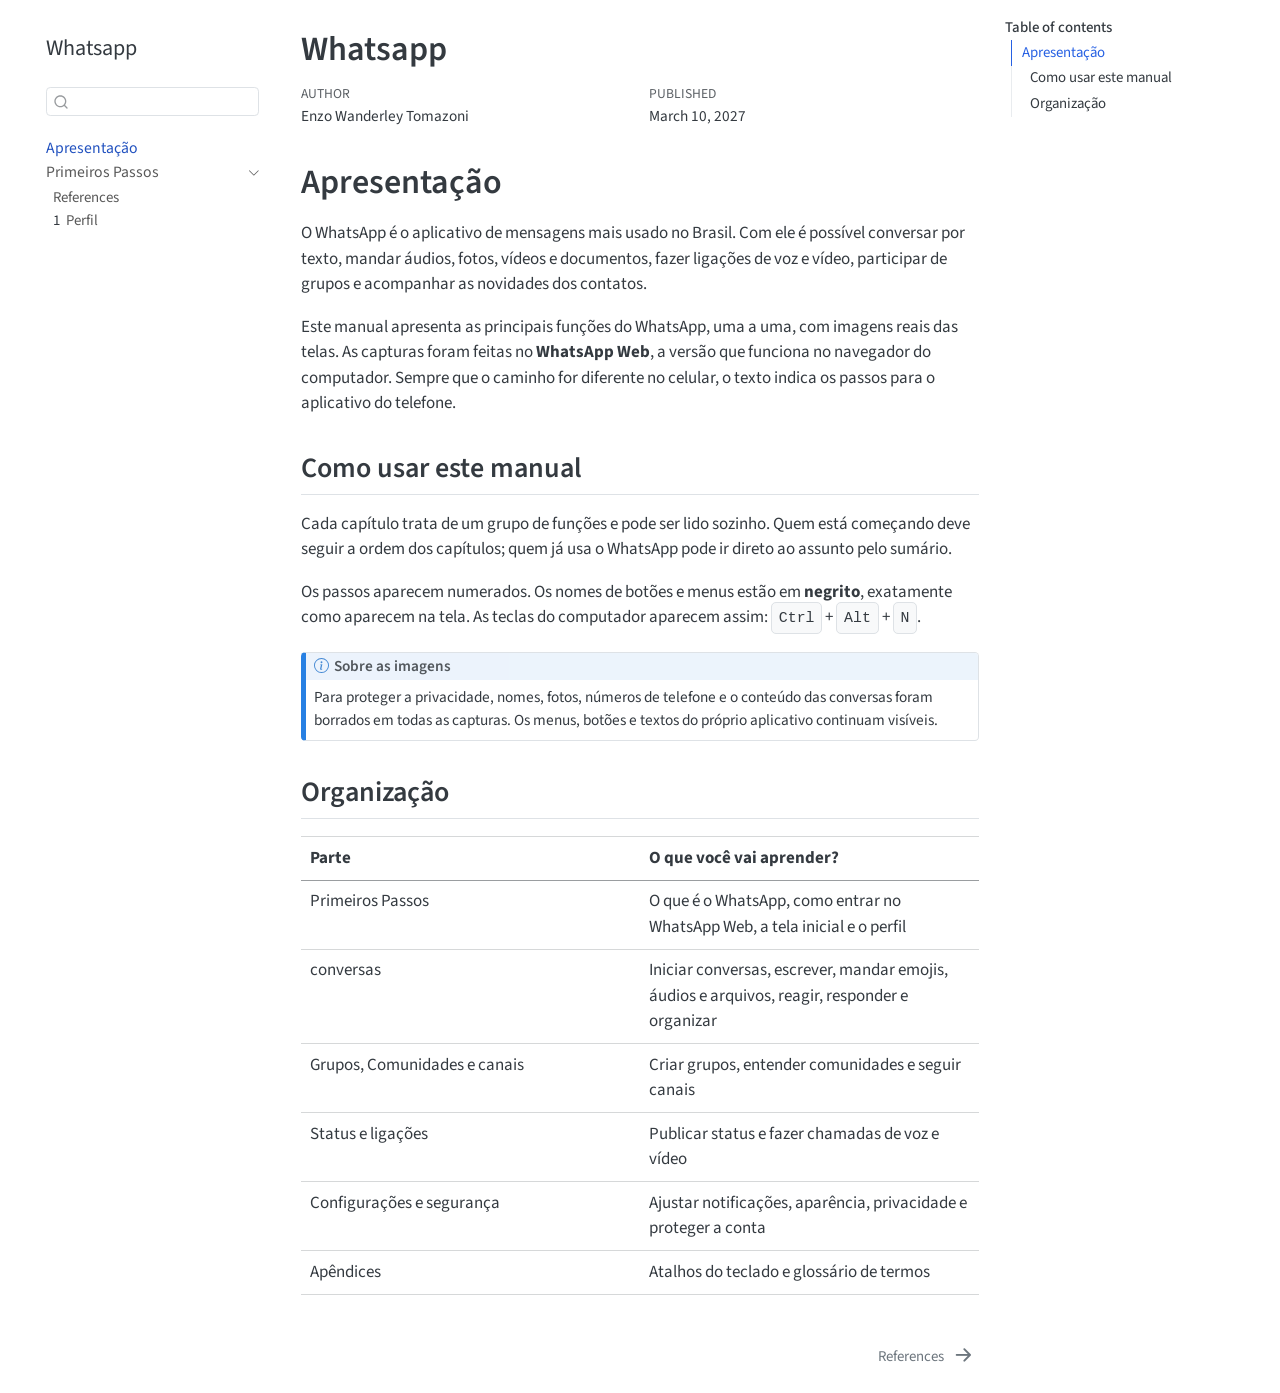
<file: manual-pulsar/_book/index.html>
<!DOCTYPE html>
<html xmlns="http://www.w3.org/1999/xhtml" lang="en" xml:lang="en"><head>

<meta charset="utf-8">
<meta name="generator" content="quarto-1.10.19">

<meta name="viewport" content="width=device-width, initial-scale=1.0, user-scalable=yes">

<meta name="author" content="Enzo Wanderley Tomazoni">
<meta name="dcterms.date" content="2027-03-10">

<title>Whatsapp</title>
<style>
/* Default styles provided by pandoc.
** See https://pandoc.org/MANUAL.html#variables-for-html for config info.
*/
span.smallcaps{font-variant: small-caps;}
div.columns{display: flex; gap: 1.5em;}
div.column{flex: auto;}
@media screen {
div.columns{gap: min(4vw, 1.5em);}
div.column{overflow-x: auto;}
}
div.hanging-indent{margin-left: 1.5em; text-indent: -1.5em;}
ul.task-list{list-style: none;}
ul.task-list li input[type="checkbox"] {
  width: 0.8em;
  margin: 0 0.8em 0.2em -1em; /* quarto-specific, see https://github.com/quarto-dev/quarto-cli/issues/4556 */ 
  vertical-align: middle;
}
</style>


<script src="site_libs/quarto-nav/quarto-nav.js"></script>
<script src="site_libs/quarto-nav/headroom.min.js"></script>
<script src="site_libs/clipboard/clipboard.min.js"></script>
<script src="site_libs/quarto-search/autocomplete.umd.js"></script>
<script src="site_libs/quarto-search/fuse.min.js"></script>
<script src="site_libs/quarto-search/quarto-search.js"></script>
<meta name="quarto:offset" content="./">
<link href="./references.html" rel="next">
<script src="site_libs/quarto-html/quarto.js" type="module"></script>
<script src="site_libs/quarto-html/tabsets/tabsets.js" type="module"></script>
<script src="site_libs/quarto-html/popper.min.js"></script>
<script src="site_libs/quarto-html/tippy.umd.min.js"></script>
<script src="site_libs/quarto-html/anchor.min.js"></script>
<link href="site_libs/quarto-html/tippy.css" rel="stylesheet">
<link href="site_libs/quarto-html/quarto-syntax-highlighting-bf27225e3a48a9273f3daa8f8e829971.css" rel="stylesheet" id="quarto-text-highlighting-styles">
<script src="site_libs/bootstrap/bootstrap.min.js"></script>
<link href="site_libs/bootstrap/bootstrap-icons.css" rel="stylesheet">
<link href="site_libs/bootstrap/bootstrap-58c12075234058f8270cc237de7a9035.min.css" rel="stylesheet" append-hash="true" id="quarto-bootstrap" data-mode="light">
<script id="quarto-search-options" type="application/json">{
  "location": "sidebar",
  "copy-button": false,
  "collapse-after": 3,
  "panel-placement": "start",
  "type": "textbox",
  "limit": 50,
  "keyboard-shortcut": [
    "f",
    "/",
    "s"
  ],
  "show-item-context": false,
  "language": {
    "search-no-results-text": "No results",
    "search-matching-documents-text": "matching documents",
    "search-copy-link-title": "Copy link to search",
    "search-hide-matches-text": "Hide additional matches",
    "search-more-match-text": "more match in this document",
    "search-more-matches-text": "more matches in this document",
    "search-clear-button-title": "Clear",
    "search-text-placeholder": "",
    "search-detached-cancel-button-title": "Cancel",
    "search-submit-button-title": "Submit",
    "search-label": "Search"
  }
}</script>


</head>

<body class="nav-sidebar floating quarto-light">

<div id="quarto-search-results"></div>
  <header id="quarto-header" class="headroom fixed-top">
  <nav class="quarto-secondary-nav">
    <div class="container-fluid d-flex">
      <button type="button" class="quarto-btn-toggle btn" data-bs-toggle="collapse" role="button" data-bs-target=".quarto-sidebar-collapse-item" aria-controls="quarto-sidebar" aria-expanded="false" aria-label="Toggle sidebar navigation" onclick="if (window.quartoToggleHeadroom) { window.quartoToggleHeadroom(); }">
        <i class="bi bi-layout-text-sidebar-reverse"></i>
      </button>
        <nav class="quarto-page-breadcrumbs" aria-label="breadcrumb"><ol class="breadcrumb"><li class="breadcrumb-item"><a href="./index.html">Apresentação</a></li></ol></nav>
        <a class="flex-grow-1" role="navigation" data-bs-toggle="collapse" data-bs-target=".quarto-sidebar-collapse-item" aria-controls="quarto-sidebar" aria-expanded="false" aria-label="Toggle sidebar navigation" onclick="if (window.quartoToggleHeadroom) { window.quartoToggleHeadroom(); }">      
        </a>
      <button type="button" class="btn quarto-search-button" aria-label="Search" onclick="window.quartoOpenSearch();">
        <i class="bi bi-search"></i>
      </button>
    </div>
  </nav>
</header>
<!-- content -->
<div id="quarto-content" class="quarto-container page-columns page-rows-contents page-layout-article">
<!-- sidebar -->
  <nav id="quarto-sidebar" class="sidebar collapse collapse-horizontal quarto-sidebar-collapse-item sidebar-navigation floating overflow-auto">
    <div class="pt-lg-2 mt-2 text-left sidebar-header">
    <div class="sidebar-title mb-0 py-0">
      <a href="./">Whatsapp</a> 
    </div>
      </div>
        <div class="mt-2 flex-shrink-0 align-items-center">
        <div class="sidebar-search">
        <div id="quarto-search" class="" title="Search"></div>
        </div>
        </div>
    <div class="sidebar-menu-container"> 
    <ul class="list-unstyled mt-1">
        <li class="sidebar-item">
  <div class="sidebar-item-container"> 
  <a href="./index.html" class="sidebar-item-text sidebar-link active">
 <span class="menu-text">Apresentação</span></a>
  </div>
</li>
        <li class="sidebar-item sidebar-item-section">
      <div class="sidebar-item-container"> 
            <a class="sidebar-item-text sidebar-link text-start" data-bs-toggle="collapse" data-bs-target="#quarto-sidebar-section-1" role="navigation" aria-expanded="true">
 <span class="menu-text">Primeiros Passos</span></a>
          <a class="sidebar-item-toggle text-start" data-bs-toggle="collapse" data-bs-target="#quarto-sidebar-section-1" role="navigation" aria-expanded="true" aria-label="Toggle section">
            <i class="bi bi-chevron-right ms-2"></i>
          </a> 
      </div>
      <ul id="quarto-sidebar-section-1" class="collapse list-unstyled sidebar-section depth1 show">  
          <li class="sidebar-item">
  <div class="sidebar-item-container"> 
  <a href="./references.html" class="sidebar-item-text sidebar-link">
 <span class="menu-text">References</span></a>
  </div>
</li>
          <li class="sidebar-item">
  <div class="sidebar-item-container"> 
  <a href="./basico/perfil.html" class="sidebar-item-text sidebar-link">
 <span class="menu-text"><span class="chapter-number">1</span>&nbsp; <span class="chapter-title">Perfil</span></span></a>
  </div>
</li>
      </ul>
  </li>
    </ul>
    </div>
</nav>
<div id="quarto-sidebar-glass" class="quarto-sidebar-collapse-item" data-bs-toggle="collapse" data-bs-target=".quarto-sidebar-collapse-item"></div>
<!-- margin-sidebar -->
    <div id="quarto-margin-sidebar" class="sidebar margin-sidebar">
        <nav id="TOC" role="doc-toc" class="toc-active">
    <h2 id="toc-title">Table of contents</h2>
   
  <ul>
  <li><a href="#apresentação" id="toc-apresentação" class="nav-link active" data-scroll-target="#apresentação">Apresentação</a>
  <ul class="collapse">
  <li><a href="#como-usar-este-manual" id="toc-como-usar-este-manual" class="nav-link" data-scroll-target="#como-usar-este-manual">Como usar este manual</a></li>
  <li><a href="#organização" id="toc-organização" class="nav-link" data-scroll-target="#organização">Organização</a></li>
  </ul></li>
  </ul>
</nav>
    </div>
<!-- main -->
<main class="content" id="quarto-document-content">

<header id="title-block-header" class="quarto-title-block default">
<div class="quarto-title">
<h1 class="title">Whatsapp</h1>
</div>



<div class="quarto-title-meta">

    <div>
    <div class="quarto-title-meta-heading">Author</div>
    <div class="quarto-title-meta-contents">
             <p>Enzo Wanderley Tomazoni </p>
          </div>
  </div>
    
    <div>
    <div class="quarto-title-meta-heading">Published</div>
    <div class="quarto-title-meta-contents">
      <p class="date">March 10, 2027</p>
    </div>
  </div>
  
    
  </div>
  


</header>


<section id="apresentação" class="level1 unnumbered">
<h1 class="unnumbered">Apresentação</h1>
<p>O WhatsApp é o aplicativo de mensagens mais usado no Brasil. Com ele é possível conversar por texto, mandar áudios, fotos, vídeos e documentos, fazer ligações de voz e vídeo, participar de grupos e acompanhar as novidades dos contatos.</p>
<p>Este manual apresenta as principais funções do WhatsApp, uma a uma, com imagens reais das telas. As capturas foram feitas no <strong>WhatsApp Web</strong>, a versão que funciona no navegador do computador. Sempre que o caminho for diferente no celular, o texto indica os passos para o aplicativo do telefone.</p>
<section id="como-usar-este-manual" class="level2">
<h2 class="anchored" data-anchor-id="como-usar-este-manual">Como usar este manual</h2>
<p>Cada capítulo trata de um grupo de funções e pode ser lido sozinho. Quem está começando deve seguir a ordem dos capítulos; quem já usa o WhatsApp pode ir direto ao assunto pelo sumário.</p>
<p>Os passos aparecem numerados. Os nomes de botões e menus estão em <strong>negrito</strong>, exatamente como aparecem na tela. As teclas do computador aparecem assim: <kbd>Ctrl</kbd> + <kbd>Alt</kbd> + <kbd>N</kbd>.</p>
<div class="callout callout-style-default callout-note callout-titled">
<div class="callout-header d-flex align-content-center">
<div class="callout-icon-container">
<i class="callout-icon"></i>
</div>
<div class="callout-title-container flex-fill">
<span class="screen-reader-only">Note</span>Sobre as imagens
</div>
</div>
<div class="callout-body-container callout-body">
<p>Para proteger a privacidade, nomes, fotos, números de telefone e o conteúdo das conversas foram borrados em todas as capturas. Os menus, botões e textos do próprio aplicativo continuam visíveis.</p>
</div>
</div>
</section>
<section id="organização" class="level2">
<h2 class="anchored" data-anchor-id="organização">Organização</h2>
<table class="caption-top table">
<colgroup>
<col style="width: 50%">
<col style="width: 50%">
</colgroup>
<thead>
<tr class="header">
<th>Parte</th>
<th>O que você vai aprender?</th>
</tr>
</thead>
<tbody>
<tr class="odd">
<td>Primeiros Passos</td>
<td>O que é o WhatsApp, como entrar no WhatsApp Web, a tela inicial e o perfil</td>
</tr>
<tr class="even">
<td>conversas</td>
<td>Iniciar conversas, escrever, mandar emojis, áudios e arquivos, reagir, responder e organizar</td>
</tr>
<tr class="odd">
<td>Grupos, Comunidades e canais</td>
<td>Criar grupos, entender comunidades e seguir canais</td>
</tr>
<tr class="even">
<td>Status e ligações</td>
<td>Publicar status e fazer chamadas de voz e vídeo</td>
</tr>
<tr class="odd">
<td>Configurações e segurança</td>
<td>Ajustar notificações, aparência, privacidade e proteger a conta</td>
</tr>
<tr class="even">
<td>Apêndices</td>
<td>Atalhos do teclado e glossário de termos</td>
</tr>
</tbody>
</table>


</section>
</section>

</main> <!-- /main -->
<script id="quarto-html-after-body" type="application/javascript">
  window.document.addEventListener("DOMContentLoaded", function (event) {
    const icon = "";
    const anchorJS = new window.AnchorJS();
    anchorJS.options = {
      placement: 'right',
      icon: icon
    };
    anchorJS.add('.anchored');
    const isCodeAnnotation = (el) => {
      for (const clz of el.classList) {
        if (clz.startsWith('code-annotation-')) {                     
          return true;
        }
      }
      return false;
    }
    const onCopySuccess = function(e) {
      // button target
      const button = e.trigger;
      // don't keep focus
      button.blur();
      // flash "checked"
      button.classList.add('code-copy-button-checked');
      var currentTitle = button.getAttribute("title");
      button.setAttribute("title", "Copied!");
      let tooltip;
      if (window.bootstrap) {
        button.setAttribute("data-bs-toggle", "tooltip");
        button.setAttribute("data-bs-placement", "left");
        button.setAttribute("data-bs-title", "Copied!");
        tooltip = new bootstrap.Tooltip(button, 
          { trigger: "manual", 
            customClass: "code-copy-button-tooltip",
            offset: [0, -8]});
        tooltip.show();    
      }
      setTimeout(function() {
        if (tooltip) {
          tooltip.hide();
          button.removeAttribute("data-bs-title");
          button.removeAttribute("data-bs-toggle");
          button.removeAttribute("data-bs-placement");
        }
        button.setAttribute("title", currentTitle);
        button.classList.remove('code-copy-button-checked');
      }, 1000);
      // clear code selection
      e.clearSelection();
    }
    const getTextToCopy = function(trigger) {
      const outerScaffold = trigger.parentElement.cloneNode(true);
      const codeEl = outerScaffold.querySelector('code');
      for (const childEl of codeEl.children) {
        if (isCodeAnnotation(childEl)) {
          childEl.remove();
        }
      }
      return codeEl.innerText;
    }
    const clipboard = new window.ClipboardJS('.code-copy-button:not([data-in-quarto-modal])', {
      text: getTextToCopy
    });
    clipboard.on('success', onCopySuccess);
    if (window.document.getElementById('quarto-embedded-source-code-modal')) {
      const clipboardModal = new window.ClipboardJS('.code-copy-button[data-in-quarto-modal]', {
        text: getTextToCopy,
        container: window.document.getElementById('quarto-embedded-source-code-modal')
      });
      clipboardModal.on('success', onCopySuccess);
    }
      var localhostRegex = new RegExp(/^(?:http|https):\/\/localhost\:?[0-9]*\//);
      var mailtoRegex = new RegExp(/^mailto:/);
        var filterRegex = new RegExp('/' + window.location.host + '/');
      var isInternal = (href) => {
          return filterRegex.test(href) || localhostRegex.test(href) || mailtoRegex.test(href);
      }
      // Inspect non-navigation links and adorn them if external
     var links = window.document.querySelectorAll('a[href]:not(.nav-link):not(.navbar-brand):not(.toc-action):not(.sidebar-link):not(.sidebar-item-toggle):not(.pagination-link):not(.no-external):not([aria-hidden]):not(.dropdown-item):not(.quarto-navigation-tool):not(.about-link)');
      for (var i=0; i<links.length; i++) {
        const link = links[i];
        if (!isInternal(link.href)) {
          // undo the damage that might have been done by quarto-nav.js in the case of
          // links that we want to consider external
          if (link.dataset.originalHref !== undefined) {
            link.href = link.dataset.originalHref;
          }
        }
      }
    function tippyHover(el, contentFn, onTriggerFn, onUntriggerFn) {
      const config = {
        allowHTML: true,
        maxWidth: 500,
        delay: 100,
        arrow: false,
        appendTo: function(el) {
            return el.parentElement;
        },
        interactive: true,
        interactiveBorder: 10,
        theme: 'quarto',
        placement: 'bottom-start',
      };
      if (contentFn) {
        config.content = contentFn;
      }
      if (onTriggerFn) {
        config.onTrigger = onTriggerFn;
      }
      if (onUntriggerFn) {
        config.onUntrigger = onUntriggerFn;
      }
      window.tippy(el, config); 
    }
    const noterefs = window.document.querySelectorAll('a[role="doc-noteref"]');
    for (var i=0; i<noterefs.length; i++) {
      const ref = noterefs[i];
      tippyHover(ref, function() {
        // use id or data attribute instead here
        let href = ref.getAttribute('data-footnote-href') || ref.getAttribute('href');
        try { href = new URL(href).hash; } catch {}
        const id = href.replace(/^#\/?/, "");
        const note = window.document.getElementById(id);
        if (note) {
          return note.innerHTML;
        } else {
          return "";
        }
      });
    }
    const xrefs = window.document.querySelectorAll('a.quarto-xref');
    const processXRef = (id, note) => {
      // Strip column container classes
      const stripColumnClz = (el) => {
        el.classList.remove("page-full", "page-columns");
        if (el.children) {
          for (const child of el.children) {
            stripColumnClz(child);
          }
        }
      }
      stripColumnClz(note)
      if (id === null || id.startsWith('sec-')) {
        // Special case sections, only their first couple elements
        const container = document.createElement("div");
        if (note.children && note.children.length > 2) {
          container.appendChild(note.children[0].cloneNode(true));
          for (let i = 1; i < note.children.length; i++) {
            const child = note.children[i];
            if (child.tagName === "P" && child.innerText === "") {
              continue;
            } else {
              container.appendChild(child.cloneNode(true));
              break;
            }
          }
          if (window.Quarto?.typesetMath) {
            window.Quarto.typesetMath(container);
          }
          return container.innerHTML
        } else {
          if (window.Quarto?.typesetMath) {
            window.Quarto.typesetMath(note);
          }
          return note.innerHTML;
        }
      } else {
        // Remove any anchor links if they are present
        const anchorLink = note.querySelector('a.anchorjs-link');
        if (anchorLink) {
          anchorLink.remove();
        }
        if (window.Quarto?.typesetMath) {
          window.Quarto.typesetMath(note);
        }
        if (note.classList.contains("callout")) {
          return note.outerHTML;
        } else {
          return note.innerHTML;
        }
      }
    }
    for (var i=0; i<xrefs.length; i++) {
      const xref = xrefs[i];
      tippyHover(xref, undefined, function(instance) {
        instance.disable();
        let url = xref.getAttribute('href');
        let hash = undefined; 
        if (url.startsWith('#')) {
          hash = url;
        } else {
          try { hash = new URL(url).hash; } catch {}
        }
        if (hash) {
          const id = hash.replace(/^#\/?/, "");
          const note = window.document.getElementById(id);
          if (note !== null) {
            try {
              const html = processXRef(id, note.cloneNode(true));
              instance.setContent(html);
            } finally {
              instance.enable();
              instance.show();
            }
          } else {
            // See if we can fetch this
            fetch(url.split('#')[0])
            .then(res => res.text())
            .then(html => {
              const parser = new DOMParser();
              const htmlDoc = parser.parseFromString(html, "text/html");
              const note = htmlDoc.getElementById(id);
              if (note !== null) {
                const html = processXRef(id, note);
                instance.setContent(html);
              } 
            }).finally(() => {
              instance.enable();
              instance.show();
            });
          }
        } else {
          // See if we can fetch a full url (with no hash to target)
          // This is a special case and we should probably do some content thinning / targeting
          fetch(url)
          .then(res => res.text())
          .then(html => {
            const parser = new DOMParser();
            const htmlDoc = parser.parseFromString(html, "text/html");
            const note = htmlDoc.querySelector('main.content');
            if (note !== null) {
              // This should only happen for chapter cross references
              // (since there is no id in the URL)
              // remove the first header
              if (note.children.length > 0 && note.children[0].tagName === "HEADER") {
                note.children[0].remove();
              }
              const html = processXRef(null, note);
              instance.setContent(html);
            } 
          }).finally(() => {
            instance.enable();
            instance.show();
          });
        }
      }, function(instance) {
      });
    }
        let selectedAnnoteEl;
        const selectorForAnnotation = ( cell, annotation) => {
          let cellAttr = 'data-code-cell="' + cell + '"';
          let lineAttr = 'data-code-annotation="' +  annotation + '"';
          const selector = 'span[' + cellAttr + '][' + lineAttr + ']';
          return selector;
        }
        const selectCodeLines = (annoteEl) => {
          const doc = window.document;
          const targetCell = annoteEl.getAttribute("data-target-cell");
          const targetAnnotation = annoteEl.getAttribute("data-target-annotation");
          const annoteSpan = window.document.querySelector(selectorForAnnotation(targetCell, targetAnnotation));
          const lines = annoteSpan.getAttribute("data-code-lines").split(",");
          const lineIds = lines.map((line) => {
            return targetCell + "-" + line;
          })
          let top = null;
          let height = null;
          let parent = null;
          if (lineIds.length > 0) {
              //compute the position of the single el (top and bottom and make a div)
              const el = window.document.getElementById(lineIds[0]);
              top = el.offsetTop;
              height = el.offsetHeight;
              parent = el.parentElement.parentElement;
            if (lineIds.length > 1) {
              const lastEl = window.document.getElementById(lineIds[lineIds.length - 1]);
              const bottom = lastEl.offsetTop + lastEl.offsetHeight;
              height = bottom - top;
            }
            if (top !== null && height !== null && parent !== null) {
              // cook up a div (if necessary) and position it 
              let div = window.document.getElementById("code-annotation-line-highlight");
              if (div === null) {
                div = window.document.createElement("div");
                div.setAttribute("id", "code-annotation-line-highlight");
                div.style.position = 'absolute';
                parent.appendChild(div);
              }
              div.style.top = top - 2 + "px";
              div.style.height = height + 4 + "px";
              div.style.left = 0;
              let gutterDiv = window.document.getElementById("code-annotation-line-highlight-gutter");
              if (gutterDiv === null) {
                gutterDiv = window.document.createElement("div");
                gutterDiv.setAttribute("id", "code-annotation-line-highlight-gutter");
                gutterDiv.style.position = 'absolute';
                const codeCell = window.document.getElementById(targetCell);
                const gutter = codeCell.querySelector('.code-annotation-gutter');
                gutter.appendChild(gutterDiv);
              }
              gutterDiv.style.top = top - 2 + "px";
              gutterDiv.style.height = height + 4 + "px";
            }
            selectedAnnoteEl = annoteEl;
          }
        };
        const unselectCodeLines = () => {
          const elementsIds = ["code-annotation-line-highlight", "code-annotation-line-highlight-gutter"];
          elementsIds.forEach((elId) => {
            const div = window.document.getElementById(elId);
            if (div) {
              div.remove();
            }
          });
          selectedAnnoteEl = undefined;
        };
          // Handle positioning of the toggle
      window.addEventListener(
        "resize",
        throttle(() => {
          elRect = undefined;
          if (selectedAnnoteEl) {
            selectCodeLines(selectedAnnoteEl);
          }
        }, 10)
      );
      function throttle(fn, ms) {
      let throttle = false;
      let timer;
        return (...args) => {
          if(!throttle) { // first call gets through
              fn.apply(this, args);
              throttle = true;
          } else { // all the others get throttled
              if(timer) clearTimeout(timer); // cancel #2
              timer = setTimeout(() => {
                fn.apply(this, args);
                timer = throttle = false;
              }, ms);
          }
        };
      }
        // Attach click handler to the DT
        const annoteDls = window.document.querySelectorAll('dt[data-target-cell]');
        for (const annoteDlNode of annoteDls) {
          annoteDlNode.addEventListener('click', (event) => {
            const clickedEl = event.target;
            if (clickedEl !== selectedAnnoteEl) {
              unselectCodeLines();
              const activeEl = window.document.querySelector('dt[data-target-cell].code-annotation-active');
              if (activeEl) {
                activeEl.classList.remove('code-annotation-active');
              }
              selectCodeLines(clickedEl);
              clickedEl.classList.add('code-annotation-active');
            } else {
              // Unselect the line
              unselectCodeLines();
              clickedEl.classList.remove('code-annotation-active');
            }
          });
        }
    const findCites = (el) => {
      const parentEl = el.parentElement;
      if (parentEl) {
        const cites = parentEl.dataset.cites;
        if (cites) {
          return {
            el,
            cites: cites.split(' ')
          };
        } else {
          return findCites(el.parentElement)
        }
      } else {
        return undefined;
      }
    };
    var bibliorefs = window.document.querySelectorAll('a[role="doc-biblioref"]');
    for (var i=0; i<bibliorefs.length; i++) {
      const ref = bibliorefs[i];
      const citeInfo = findCites(ref);
      if (citeInfo) {
        tippyHover(citeInfo.el, function() {
          var popup = window.document.createElement('div');
          citeInfo.cites.forEach(function(cite) {
            var citeDiv = window.document.createElement('div');
            citeDiv.classList.add('hanging-indent');
            citeDiv.classList.add('csl-entry');
            var biblioDiv = window.document.getElementById('ref-' + cite);
            if (biblioDiv) {
              citeDiv.innerHTML = biblioDiv.innerHTML;
            }
            popup.appendChild(citeDiv);
          });
          return popup.innerHTML;
        });
      }
    }
  });
  </script>
<nav class="page-navigation">
  <div class="nav-page nav-page-previous">
  </div>
  <div class="nav-page nav-page-next">
      <a href="./references.html" class="pagination-link" aria-label="References">
        <span class="nav-page-text">References</span> <i class="bi bi-arrow-right-short"></i>
      </a>
  </div>
</nav>
</div> <!-- /content -->




</body></html>
</file>
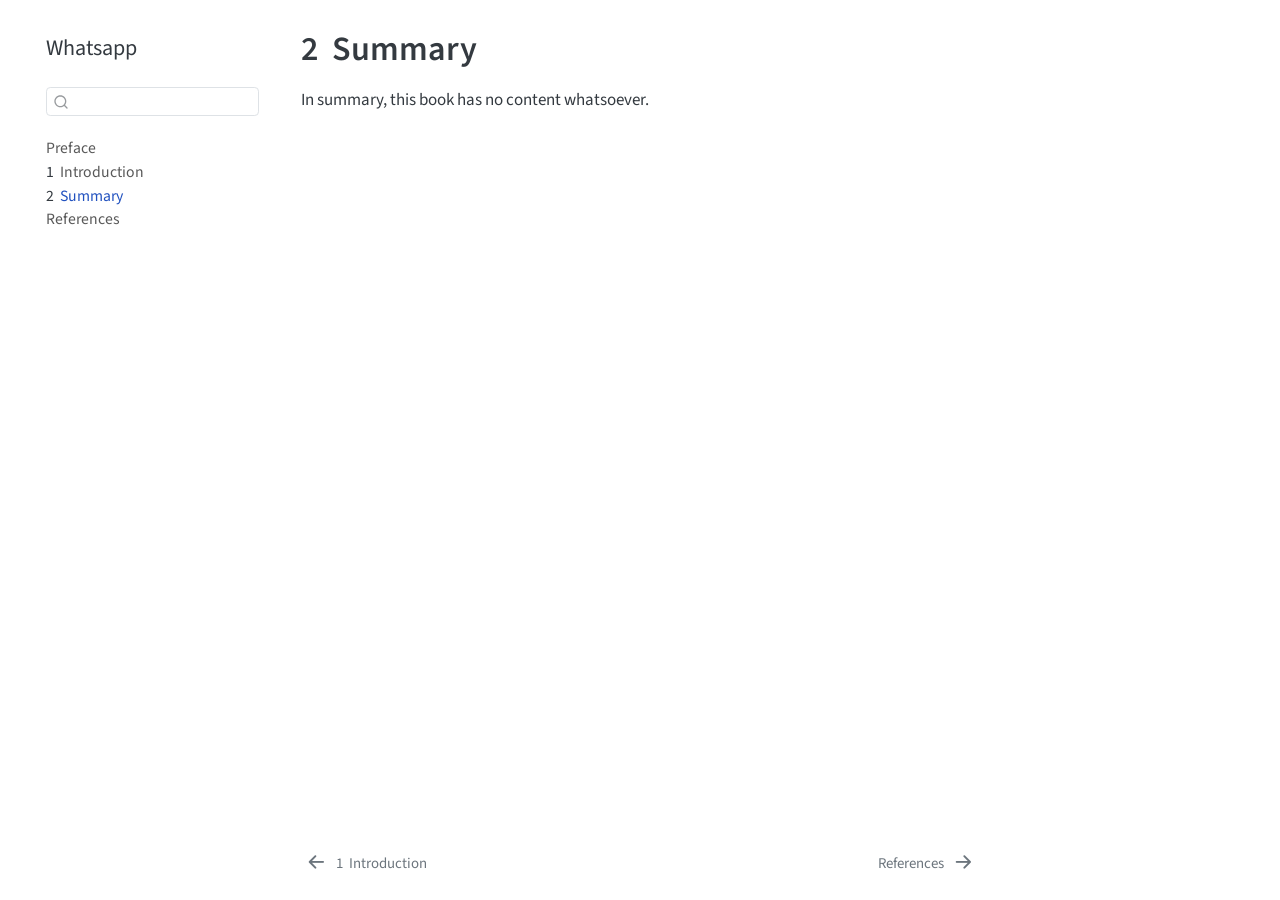
<file: manual-pulsar/_book/summary.html>
<!DOCTYPE html>
<html xmlns="http://www.w3.org/1999/xhtml" lang="en" xml:lang="en"><head>

<meta charset="utf-8">
<meta name="generator" content="quarto-1.10.19">

<meta name="viewport" content="width=device-width, initial-scale=1.0, user-scalable=yes">


<title>2&nbsp; Summary – Whatsapp</title>
<style>
/* Default styles provided by pandoc.
** See https://pandoc.org/MANUAL.html#variables-for-html for config info.
*/
span.smallcaps{font-variant: small-caps;}
div.columns{display: flex; gap: 1.5em;}
div.column{flex: auto;}
@media screen {
div.columns{gap: min(4vw, 1.5em);}
div.column{overflow-x: auto;}
}
div.hanging-indent{margin-left: 1.5em; text-indent: -1.5em;}
ul.task-list{list-style: none;}
ul.task-list li input[type="checkbox"] {
  width: 0.8em;
  margin: 0 0.8em 0.2em -1em; /* quarto-specific, see https://github.com/quarto-dev/quarto-cli/issues/4556 */ 
  vertical-align: middle;
}
</style>


<script src="site_libs/quarto-nav/quarto-nav.js"></script>
<script src="site_libs/quarto-nav/headroom.min.js"></script>
<script src="site_libs/clipboard/clipboard.min.js"></script>
<script src="site_libs/quarto-search/autocomplete.umd.js"></script>
<script src="site_libs/quarto-search/fuse.min.js"></script>
<script src="site_libs/quarto-search/quarto-search.js"></script>
<meta name="quarto:offset" content="./">
<link href="./references.html" rel="next">
<link href="./intro.html" rel="prev">
<script src="site_libs/quarto-html/quarto.js" type="module"></script>
<script src="site_libs/quarto-html/tabsets/tabsets.js" type="module"></script>
<script src="site_libs/quarto-html/popper.min.js"></script>
<script src="site_libs/quarto-html/tippy.umd.min.js"></script>
<script src="site_libs/quarto-html/anchor.min.js"></script>
<link href="site_libs/quarto-html/tippy.css" rel="stylesheet">
<link href="site_libs/quarto-html/quarto-syntax-highlighting-bf27225e3a48a9273f3daa8f8e829971.css" rel="stylesheet" id="quarto-text-highlighting-styles">
<script src="site_libs/bootstrap/bootstrap.min.js"></script>
<link href="site_libs/bootstrap/bootstrap-icons.css" rel="stylesheet">
<link href="site_libs/bootstrap/bootstrap-58c12075234058f8270cc237de7a9035.min.css" rel="stylesheet" append-hash="true" id="quarto-bootstrap" data-mode="light">
<script id="quarto-search-options" type="application/json">{
  "location": "sidebar",
  "copy-button": false,
  "collapse-after": 3,
  "panel-placement": "start",
  "type": "textbox",
  "limit": 50,
  "keyboard-shortcut": [
    "f",
    "/",
    "s"
  ],
  "show-item-context": false,
  "language": {
    "search-no-results-text": "No results",
    "search-matching-documents-text": "matching documents",
    "search-copy-link-title": "Copy link to search",
    "search-hide-matches-text": "Hide additional matches",
    "search-more-match-text": "more match in this document",
    "search-more-matches-text": "more matches in this document",
    "search-clear-button-title": "Clear",
    "search-text-placeholder": "",
    "search-detached-cancel-button-title": "Cancel",
    "search-submit-button-title": "Submit",
    "search-label": "Search"
  }
}</script>


</head>

<body class="nav-sidebar floating quarto-light">

<div id="quarto-search-results"></div>
  <header id="quarto-header" class="headroom fixed-top">
  <nav class="quarto-secondary-nav">
    <div class="container-fluid d-flex">
      <button type="button" class="quarto-btn-toggle btn" data-bs-toggle="collapse" role="button" data-bs-target=".quarto-sidebar-collapse-item" aria-controls="quarto-sidebar" aria-expanded="false" aria-label="Toggle sidebar navigation" onclick="if (window.quartoToggleHeadroom) { window.quartoToggleHeadroom(); }">
        <i class="bi bi-layout-text-sidebar-reverse"></i>
      </button>
        <nav class="quarto-page-breadcrumbs" aria-label="breadcrumb"><ol class="breadcrumb"><li class="breadcrumb-item"><a href="./summary.html"><span class="chapter-number">2</span>&nbsp; <span class="chapter-title">Summary</span></a></li></ol></nav>
        <a class="flex-grow-1" role="navigation" data-bs-toggle="collapse" data-bs-target=".quarto-sidebar-collapse-item" aria-controls="quarto-sidebar" aria-expanded="false" aria-label="Toggle sidebar navigation" onclick="if (window.quartoToggleHeadroom) { window.quartoToggleHeadroom(); }">      
        </a>
      <button type="button" class="btn quarto-search-button" aria-label="Search" onclick="window.quartoOpenSearch();">
        <i class="bi bi-search"></i>
      </button>
    </div>
  </nav>
</header>
<!-- content -->
<div id="quarto-content" class="quarto-container page-columns page-rows-contents page-layout-article">
<!-- sidebar -->
  <nav id="quarto-sidebar" class="sidebar collapse collapse-horizontal quarto-sidebar-collapse-item sidebar-navigation floating overflow-auto">
    <div class="pt-lg-2 mt-2 text-left sidebar-header">
    <div class="sidebar-title mb-0 py-0">
      <a href="./">Whatsapp</a> 
    </div>
      </div>
        <div class="mt-2 flex-shrink-0 align-items-center">
        <div class="sidebar-search">
        <div id="quarto-search" class="" title="Search"></div>
        </div>
        </div>
    <div class="sidebar-menu-container"> 
    <ul class="list-unstyled mt-1">
        <li class="sidebar-item">
  <div class="sidebar-item-container"> 
  <a href="./index.html" class="sidebar-item-text sidebar-link">
 <span class="menu-text">Preface</span></a>
  </div>
</li>
        <li class="sidebar-item">
  <div class="sidebar-item-container"> 
  <a href="./intro.html" class="sidebar-item-text sidebar-link">
 <span class="menu-text"><span class="chapter-number">1</span>&nbsp; <span class="chapter-title">Introduction</span></span></a>
  </div>
</li>
        <li class="sidebar-item">
  <div class="sidebar-item-container"> 
  <a href="./summary.html" class="sidebar-item-text sidebar-link active">
 <span class="menu-text"><span class="chapter-number">2</span>&nbsp; <span class="chapter-title">Summary</span></span></a>
  </div>
</li>
        <li class="sidebar-item">
  <div class="sidebar-item-container"> 
  <a href="./references.html" class="sidebar-item-text sidebar-link">
 <span class="menu-text">References</span></a>
  </div>
</li>
    </ul>
    </div>
</nav>
<div id="quarto-sidebar-glass" class="quarto-sidebar-collapse-item" data-bs-toggle="collapse" data-bs-target=".quarto-sidebar-collapse-item"></div>
<!-- margin-sidebar -->
    <div id="quarto-margin-sidebar" class="sidebar margin-sidebar zindex-bottom">
        
    </div>
<!-- main -->
<main class="content" id="quarto-document-content">

<header id="title-block-header" class="quarto-title-block default">
<div class="quarto-title">
<h1 class="title"><span class="chapter-number">2</span>&nbsp; <span class="chapter-title">Summary</span></h1>
</div>



<div class="quarto-title-meta">

    
  
    
  </div>
  


</header>


<p>In summary, this book has no content whatsoever.</p>



</main> <!-- /main -->
<script id="quarto-html-after-body" type="application/javascript">
  window.document.addEventListener("DOMContentLoaded", function (event) {
    const icon = "";
    const anchorJS = new window.AnchorJS();
    anchorJS.options = {
      placement: 'right',
      icon: icon
    };
    anchorJS.add('.anchored');
    const isCodeAnnotation = (el) => {
      for (const clz of el.classList) {
        if (clz.startsWith('code-annotation-')) {                     
          return true;
        }
      }
      return false;
    }
    const onCopySuccess = function(e) {
      // button target
      const button = e.trigger;
      // don't keep focus
      button.blur();
      // flash "checked"
      button.classList.add('code-copy-button-checked');
      var currentTitle = button.getAttribute("title");
      button.setAttribute("title", "Copied!");
      let tooltip;
      if (window.bootstrap) {
        button.setAttribute("data-bs-toggle", "tooltip");
        button.setAttribute("data-bs-placement", "left");
        button.setAttribute("data-bs-title", "Copied!");
        tooltip = new bootstrap.Tooltip(button, 
          { trigger: "manual", 
            customClass: "code-copy-button-tooltip",
            offset: [0, -8]});
        tooltip.show();    
      }
      setTimeout(function() {
        if (tooltip) {
          tooltip.hide();
          button.removeAttribute("data-bs-title");
          button.removeAttribute("data-bs-toggle");
          button.removeAttribute("data-bs-placement");
        }
        button.setAttribute("title", currentTitle);
        button.classList.remove('code-copy-button-checked');
      }, 1000);
      // clear code selection
      e.clearSelection();
    }
    const getTextToCopy = function(trigger) {
      const outerScaffold = trigger.parentElement.cloneNode(true);
      const codeEl = outerScaffold.querySelector('code');
      for (const childEl of codeEl.children) {
        if (isCodeAnnotation(childEl)) {
          childEl.remove();
        }
      }
      return codeEl.innerText;
    }
    const clipboard = new window.ClipboardJS('.code-copy-button:not([data-in-quarto-modal])', {
      text: getTextToCopy
    });
    clipboard.on('success', onCopySuccess);
    if (window.document.getElementById('quarto-embedded-source-code-modal')) {
      const clipboardModal = new window.ClipboardJS('.code-copy-button[data-in-quarto-modal]', {
        text: getTextToCopy,
        container: window.document.getElementById('quarto-embedded-source-code-modal')
      });
      clipboardModal.on('success', onCopySuccess);
    }
      var localhostRegex = new RegExp(/^(?:http|https):\/\/localhost\:?[0-9]*\//);
      var mailtoRegex = new RegExp(/^mailto:/);
        var filterRegex = new RegExp('/' + window.location.host + '/');
      var isInternal = (href) => {
          return filterRegex.test(href) || localhostRegex.test(href) || mailtoRegex.test(href);
      }
      // Inspect non-navigation links and adorn them if external
     var links = window.document.querySelectorAll('a[href]:not(.nav-link):not(.navbar-brand):not(.toc-action):not(.sidebar-link):not(.sidebar-item-toggle):not(.pagination-link):not(.no-external):not([aria-hidden]):not(.dropdown-item):not(.quarto-navigation-tool):not(.about-link)');
      for (var i=0; i<links.length; i++) {
        const link = links[i];
        if (!isInternal(link.href)) {
          // undo the damage that might have been done by quarto-nav.js in the case of
          // links that we want to consider external
          if (link.dataset.originalHref !== undefined) {
            link.href = link.dataset.originalHref;
          }
        }
      }
    function tippyHover(el, contentFn, onTriggerFn, onUntriggerFn) {
      const config = {
        allowHTML: true,
        maxWidth: 500,
        delay: 100,
        arrow: false,
        appendTo: function(el) {
            return el.parentElement;
        },
        interactive: true,
        interactiveBorder: 10,
        theme: 'quarto',
        placement: 'bottom-start',
      };
      if (contentFn) {
        config.content = contentFn;
      }
      if (onTriggerFn) {
        config.onTrigger = onTriggerFn;
      }
      if (onUntriggerFn) {
        config.onUntrigger = onUntriggerFn;
      }
      window.tippy(el, config); 
    }
    const noterefs = window.document.querySelectorAll('a[role="doc-noteref"]');
    for (var i=0; i<noterefs.length; i++) {
      const ref = noterefs[i];
      tippyHover(ref, function() {
        // use id or data attribute instead here
        let href = ref.getAttribute('data-footnote-href') || ref.getAttribute('href');
        try { href = new URL(href).hash; } catch {}
        const id = href.replace(/^#\/?/, "");
        const note = window.document.getElementById(id);
        if (note) {
          return note.innerHTML;
        } else {
          return "";
        }
      });
    }
    const xrefs = window.document.querySelectorAll('a.quarto-xref');
    const processXRef = (id, note) => {
      // Strip column container classes
      const stripColumnClz = (el) => {
        el.classList.remove("page-full", "page-columns");
        if (el.children) {
          for (const child of el.children) {
            stripColumnClz(child);
          }
        }
      }
      stripColumnClz(note)
      if (id === null || id.startsWith('sec-')) {
        // Special case sections, only their first couple elements
        const container = document.createElement("div");
        if (note.children && note.children.length > 2) {
          container.appendChild(note.children[0].cloneNode(true));
          for (let i = 1; i < note.children.length; i++) {
            const child = note.children[i];
            if (child.tagName === "P" && child.innerText === "") {
              continue;
            } else {
              container.appendChild(child.cloneNode(true));
              break;
            }
          }
          if (window.Quarto?.typesetMath) {
            window.Quarto.typesetMath(container);
          }
          return container.innerHTML
        } else {
          if (window.Quarto?.typesetMath) {
            window.Quarto.typesetMath(note);
          }
          return note.innerHTML;
        }
      } else {
        // Remove any anchor links if they are present
        const anchorLink = note.querySelector('a.anchorjs-link');
        if (anchorLink) {
          anchorLink.remove();
        }
        if (window.Quarto?.typesetMath) {
          window.Quarto.typesetMath(note);
        }
        if (note.classList.contains("callout")) {
          return note.outerHTML;
        } else {
          return note.innerHTML;
        }
      }
    }
    for (var i=0; i<xrefs.length; i++) {
      const xref = xrefs[i];
      tippyHover(xref, undefined, function(instance) {
        instance.disable();
        let url = xref.getAttribute('href');
        let hash = undefined; 
        if (url.startsWith('#')) {
          hash = url;
        } else {
          try { hash = new URL(url).hash; } catch {}
        }
        if (hash) {
          const id = hash.replace(/^#\/?/, "");
          const note = window.document.getElementById(id);
          if (note !== null) {
            try {
              const html = processXRef(id, note.cloneNode(true));
              instance.setContent(html);
            } finally {
              instance.enable();
              instance.show();
            }
          } else {
            // See if we can fetch this
            fetch(url.split('#')[0])
            .then(res => res.text())
            .then(html => {
              const parser = new DOMParser();
              const htmlDoc = parser.parseFromString(html, "text/html");
              const note = htmlDoc.getElementById(id);
              if (note !== null) {
                const html = processXRef(id, note);
                instance.setContent(html);
              } 
            }).finally(() => {
              instance.enable();
              instance.show();
            });
          }
        } else {
          // See if we can fetch a full url (with no hash to target)
          // This is a special case and we should probably do some content thinning / targeting
          fetch(url)
          .then(res => res.text())
          .then(html => {
            const parser = new DOMParser();
            const htmlDoc = parser.parseFromString(html, "text/html");
            const note = htmlDoc.querySelector('main.content');
            if (note !== null) {
              // This should only happen for chapter cross references
              // (since there is no id in the URL)
              // remove the first header
              if (note.children.length > 0 && note.children[0].tagName === "HEADER") {
                note.children[0].remove();
              }
              const html = processXRef(null, note);
              instance.setContent(html);
            } 
          }).finally(() => {
            instance.enable();
            instance.show();
          });
        }
      }, function(instance) {
      });
    }
        let selectedAnnoteEl;
        const selectorForAnnotation = ( cell, annotation) => {
          let cellAttr = 'data-code-cell="' + cell + '"';
          let lineAttr = 'data-code-annotation="' +  annotation + '"';
          const selector = 'span[' + cellAttr + '][' + lineAttr + ']';
          return selector;
        }
        const selectCodeLines = (annoteEl) => {
          const doc = window.document;
          const targetCell = annoteEl.getAttribute("data-target-cell");
          const targetAnnotation = annoteEl.getAttribute("data-target-annotation");
          const annoteSpan = window.document.querySelector(selectorForAnnotation(targetCell, targetAnnotation));
          const lines = annoteSpan.getAttribute("data-code-lines").split(",");
          const lineIds = lines.map((line) => {
            return targetCell + "-" + line;
          })
          let top = null;
          let height = null;
          let parent = null;
          if (lineIds.length > 0) {
              //compute the position of the single el (top and bottom and make a div)
              const el = window.document.getElementById(lineIds[0]);
              top = el.offsetTop;
              height = el.offsetHeight;
              parent = el.parentElement.parentElement;
            if (lineIds.length > 1) {
              const lastEl = window.document.getElementById(lineIds[lineIds.length - 1]);
              const bottom = lastEl.offsetTop + lastEl.offsetHeight;
              height = bottom - top;
            }
            if (top !== null && height !== null && parent !== null) {
              // cook up a div (if necessary) and position it 
              let div = window.document.getElementById("code-annotation-line-highlight");
              if (div === null) {
                div = window.document.createElement("div");
                div.setAttribute("id", "code-annotation-line-highlight");
                div.style.position = 'absolute';
                parent.appendChild(div);
              }
              div.style.top = top - 2 + "px";
              div.style.height = height + 4 + "px";
              div.style.left = 0;
              let gutterDiv = window.document.getElementById("code-annotation-line-highlight-gutter");
              if (gutterDiv === null) {
                gutterDiv = window.document.createElement("div");
                gutterDiv.setAttribute("id", "code-annotation-line-highlight-gutter");
                gutterDiv.style.position = 'absolute';
                const codeCell = window.document.getElementById(targetCell);
                const gutter = codeCell.querySelector('.code-annotation-gutter');
                gutter.appendChild(gutterDiv);
              }
              gutterDiv.style.top = top - 2 + "px";
              gutterDiv.style.height = height + 4 + "px";
            }
            selectedAnnoteEl = annoteEl;
          }
        };
        const unselectCodeLines = () => {
          const elementsIds = ["code-annotation-line-highlight", "code-annotation-line-highlight-gutter"];
          elementsIds.forEach((elId) => {
            const div = window.document.getElementById(elId);
            if (div) {
              div.remove();
            }
          });
          selectedAnnoteEl = undefined;
        };
          // Handle positioning of the toggle
      window.addEventListener(
        "resize",
        throttle(() => {
          elRect = undefined;
          if (selectedAnnoteEl) {
            selectCodeLines(selectedAnnoteEl);
          }
        }, 10)
      );
      function throttle(fn, ms) {
      let throttle = false;
      let timer;
        return (...args) => {
          if(!throttle) { // first call gets through
              fn.apply(this, args);
              throttle = true;
          } else { // all the others get throttled
              if(timer) clearTimeout(timer); // cancel #2
              timer = setTimeout(() => {
                fn.apply(this, args);
                timer = throttle = false;
              }, ms);
          }
        };
      }
        // Attach click handler to the DT
        const annoteDls = window.document.querySelectorAll('dt[data-target-cell]');
        for (const annoteDlNode of annoteDls) {
          annoteDlNode.addEventListener('click', (event) => {
            const clickedEl = event.target;
            if (clickedEl !== selectedAnnoteEl) {
              unselectCodeLines();
              const activeEl = window.document.querySelector('dt[data-target-cell].code-annotation-active');
              if (activeEl) {
                activeEl.classList.remove('code-annotation-active');
              }
              selectCodeLines(clickedEl);
              clickedEl.classList.add('code-annotation-active');
            } else {
              // Unselect the line
              unselectCodeLines();
              clickedEl.classList.remove('code-annotation-active');
            }
          });
        }
    const findCites = (el) => {
      const parentEl = el.parentElement;
      if (parentEl) {
        const cites = parentEl.dataset.cites;
        if (cites) {
          return {
            el,
            cites: cites.split(' ')
          };
        } else {
          return findCites(el.parentElement)
        }
      } else {
        return undefined;
      }
    };
    var bibliorefs = window.document.querySelectorAll('a[role="doc-biblioref"]');
    for (var i=0; i<bibliorefs.length; i++) {
      const ref = bibliorefs[i];
      const citeInfo = findCites(ref);
      if (citeInfo) {
        tippyHover(citeInfo.el, function() {
          var popup = window.document.createElement('div');
          citeInfo.cites.forEach(function(cite) {
            var citeDiv = window.document.createElement('div');
            citeDiv.classList.add('hanging-indent');
            citeDiv.classList.add('csl-entry');
            var biblioDiv = window.document.getElementById('ref-' + cite);
            if (biblioDiv) {
              citeDiv.innerHTML = biblioDiv.innerHTML;
            }
            popup.appendChild(citeDiv);
          });
          return popup.innerHTML;
        });
      }
    }
  });
  </script>
<nav class="page-navigation">
  <div class="nav-page nav-page-previous">
      <a href="./intro.html" class="pagination-link" aria-label="Introduction">
        <i class="bi bi-arrow-left-short"></i> <span class="nav-page-text"><span class="chapter-number">1</span>&nbsp; <span class="chapter-title">Introduction</span></span>
      </a>          
  </div>
  <div class="nav-page nav-page-next">
      <a href="./references.html" class="pagination-link" aria-label="References">
        <span class="nav-page-text">References</span> <i class="bi bi-arrow-right-short"></i>
      </a>
  </div>
</nav>
</div> <!-- /content -->




</body></html>
</file>
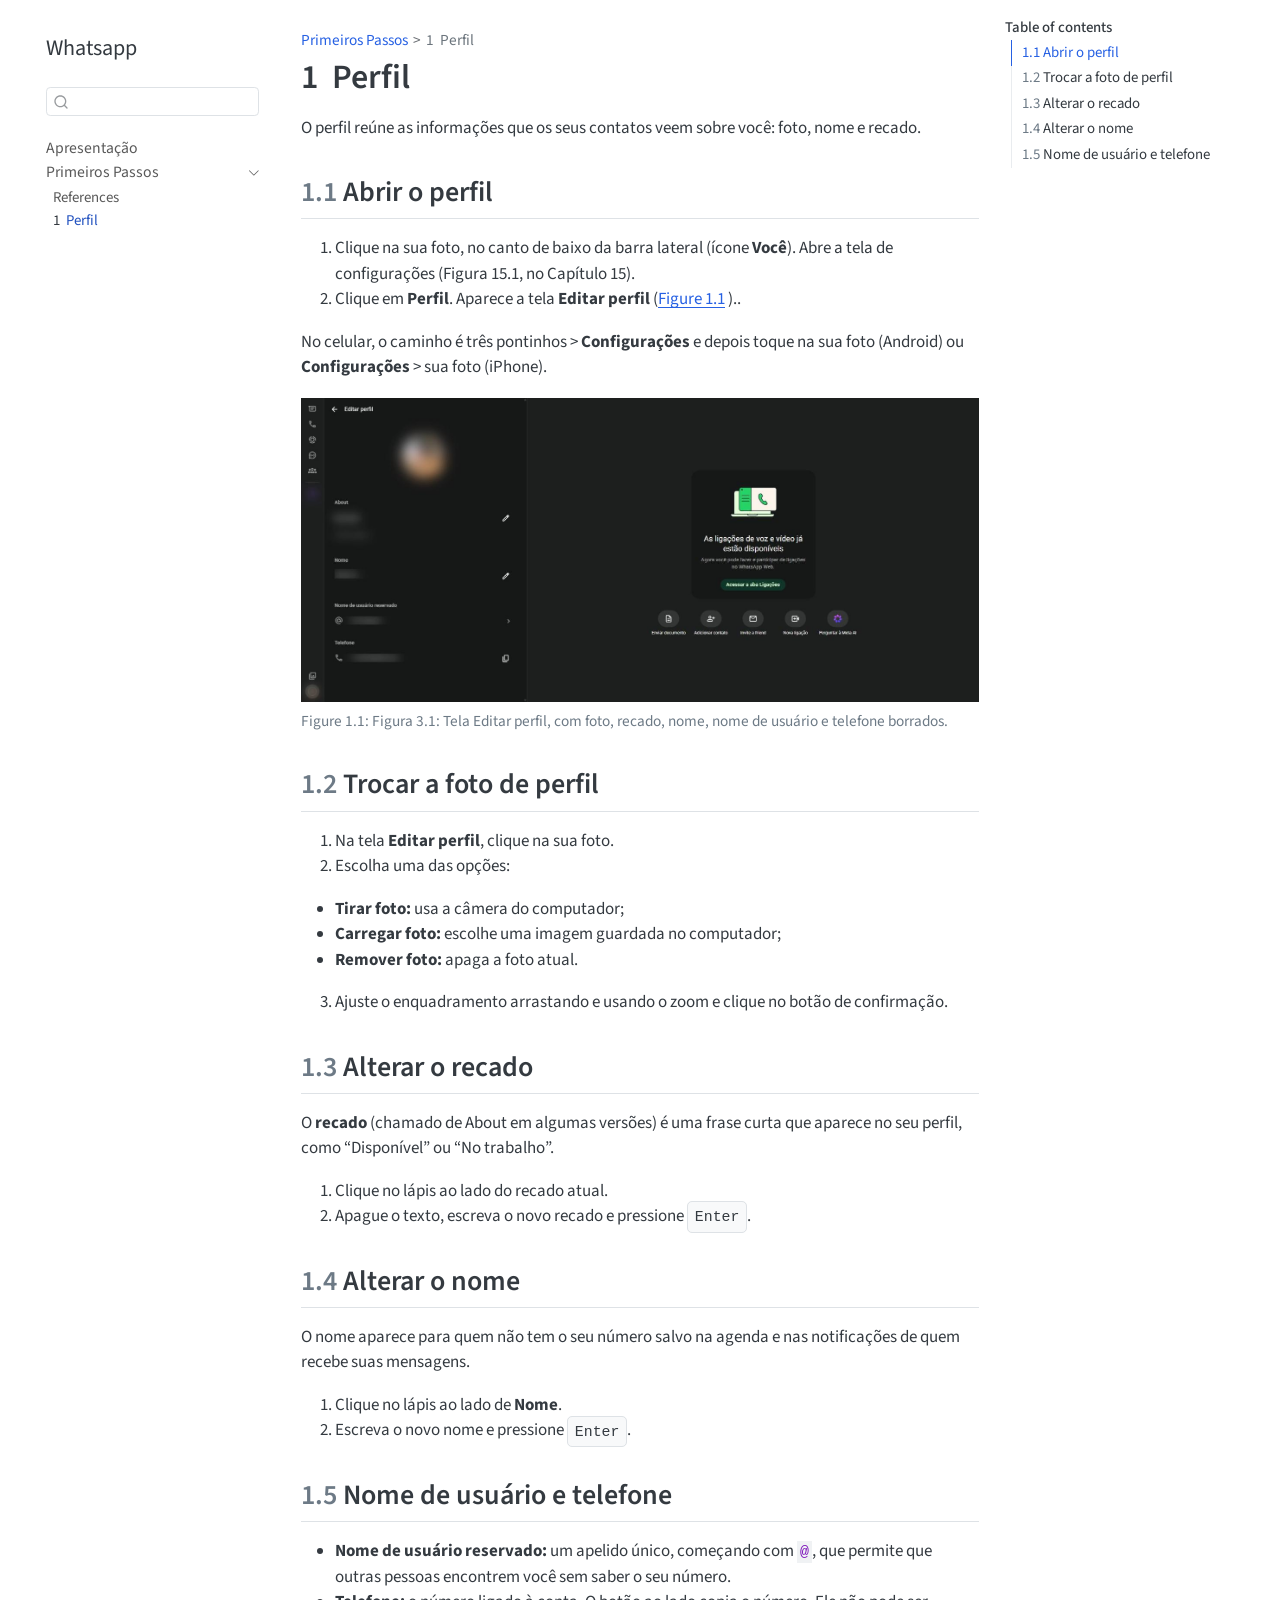
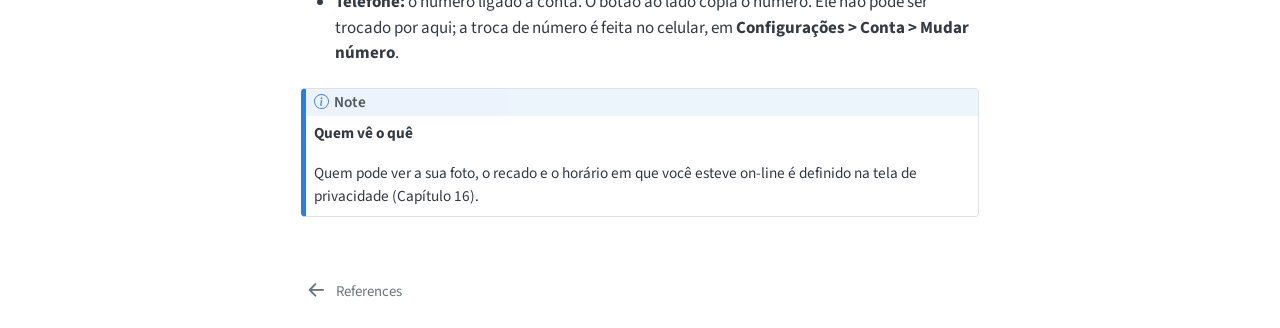
<file: manual-pulsar/_book/basico/perfil.html>
<!DOCTYPE html>
<html xmlns="http://www.w3.org/1999/xhtml" lang="en" xml:lang="en"><head>

<meta charset="utf-8">
<meta name="generator" content="quarto-1.10.19">

<meta name="viewport" content="width=device-width, initial-scale=1.0, user-scalable=yes">


<title>1&nbsp; Perfil – Whatsapp</title>
<style>
/* Default styles provided by pandoc.
** See https://pandoc.org/MANUAL.html#variables-for-html for config info.
*/
span.smallcaps{font-variant: small-caps;}
div.columns{display: flex; gap: 1.5em;}
div.column{flex: auto;}
@media screen {
div.columns{gap: min(4vw, 1.5em);}
div.column{overflow-x: auto;}
}
div.hanging-indent{margin-left: 1.5em; text-indent: -1.5em;}
ul.task-list{list-style: none;}
ul.task-list li input[type="checkbox"] {
  width: 0.8em;
  margin: 0 0.8em 0.2em -1em; /* quarto-specific, see https://github.com/quarto-dev/quarto-cli/issues/4556 */ 
  vertical-align: middle;
}
</style>


<script src="../site_libs/quarto-nav/quarto-nav.js"></script>
<script src="../site_libs/quarto-nav/headroom.min.js"></script>
<script src="../site_libs/clipboard/clipboard.min.js"></script>
<script src="../site_libs/quarto-search/autocomplete.umd.js"></script>
<script src="../site_libs/quarto-search/fuse.min.js"></script>
<script src="../site_libs/quarto-search/quarto-search.js"></script>
<meta name="quarto:offset" content="../">
<link href="../references.html" rel="prev">
<script src="../site_libs/quarto-html/quarto.js" type="module"></script>
<script src="../site_libs/quarto-html/tabsets/tabsets.js" type="module"></script>
<script src="../site_libs/quarto-html/popper.min.js"></script>
<script src="../site_libs/quarto-html/tippy.umd.min.js"></script>
<script src="../site_libs/quarto-html/anchor.min.js"></script>
<link href="../site_libs/quarto-html/tippy.css" rel="stylesheet">
<link href="../site_libs/quarto-html/quarto-syntax-highlighting-bf27225e3a48a9273f3daa8f8e829971.css" rel="stylesheet" id="quarto-text-highlighting-styles">
<script src="../site_libs/bootstrap/bootstrap.min.js"></script>
<link href="../site_libs/bootstrap/bootstrap-icons.css" rel="stylesheet">
<link href="../site_libs/bootstrap/bootstrap-58c12075234058f8270cc237de7a9035.min.css" rel="stylesheet" append-hash="true" id="quarto-bootstrap" data-mode="light">
<script id="quarto-search-options" type="application/json">{
  "location": "sidebar",
  "copy-button": false,
  "collapse-after": 3,
  "panel-placement": "start",
  "type": "textbox",
  "limit": 50,
  "keyboard-shortcut": [
    "f",
    "/",
    "s"
  ],
  "show-item-context": false,
  "language": {
    "search-no-results-text": "No results",
    "search-matching-documents-text": "matching documents",
    "search-copy-link-title": "Copy link to search",
    "search-hide-matches-text": "Hide additional matches",
    "search-more-match-text": "more match in this document",
    "search-more-matches-text": "more matches in this document",
    "search-clear-button-title": "Clear",
    "search-text-placeholder": "",
    "search-detached-cancel-button-title": "Cancel",
    "search-submit-button-title": "Submit",
    "search-label": "Search"
  }
}</script>


</head>

<body class="nav-sidebar floating quarto-light">

<div id="quarto-search-results"></div>
  <header id="quarto-header" class="headroom fixed-top">
  <nav class="quarto-secondary-nav">
    <div class="container-fluid d-flex">
      <button type="button" class="quarto-btn-toggle btn" data-bs-toggle="collapse" role="button" data-bs-target=".quarto-sidebar-collapse-item" aria-controls="quarto-sidebar" aria-expanded="false" aria-label="Toggle sidebar navigation" onclick="if (window.quartoToggleHeadroom) { window.quartoToggleHeadroom(); }">
        <i class="bi bi-layout-text-sidebar-reverse"></i>
      </button>
        <nav class="quarto-page-breadcrumbs" aria-label="breadcrumb"><ol class="breadcrumb"><li class="breadcrumb-item"><a href="../references.html">Primeiros Passos</a></li><li class="breadcrumb-item"><a href="../basico/perfil.html"><span class="chapter-number">1</span>&nbsp; <span class="chapter-title">Perfil</span></a></li></ol></nav>
        <a class="flex-grow-1" role="navigation" data-bs-toggle="collapse" data-bs-target=".quarto-sidebar-collapse-item" aria-controls="quarto-sidebar" aria-expanded="false" aria-label="Toggle sidebar navigation" onclick="if (window.quartoToggleHeadroom) { window.quartoToggleHeadroom(); }">      
        </a>
      <button type="button" class="btn quarto-search-button" aria-label="Search" onclick="window.quartoOpenSearch();">
        <i class="bi bi-search"></i>
      </button>
    </div>
  </nav>
</header>
<!-- content -->
<div id="quarto-content" class="quarto-container page-columns page-rows-contents page-layout-article">
<!-- sidebar -->
  <nav id="quarto-sidebar" class="sidebar collapse collapse-horizontal quarto-sidebar-collapse-item sidebar-navigation floating overflow-auto">
    <div class="pt-lg-2 mt-2 text-left sidebar-header">
    <div class="sidebar-title mb-0 py-0">
      <a href="../">Whatsapp</a> 
    </div>
      </div>
        <div class="mt-2 flex-shrink-0 align-items-center">
        <div class="sidebar-search">
        <div id="quarto-search" class="" title="Search"></div>
        </div>
        </div>
    <div class="sidebar-menu-container"> 
    <ul class="list-unstyled mt-1">
        <li class="sidebar-item">
  <div class="sidebar-item-container"> 
  <a href="../index.html" class="sidebar-item-text sidebar-link">
 <span class="menu-text">Apresentação</span></a>
  </div>
</li>
        <li class="sidebar-item sidebar-item-section">
      <div class="sidebar-item-container"> 
            <a class="sidebar-item-text sidebar-link text-start" data-bs-toggle="collapse" data-bs-target="#quarto-sidebar-section-1" role="navigation" aria-expanded="true">
 <span class="menu-text">Primeiros Passos</span></a>
          <a class="sidebar-item-toggle text-start" data-bs-toggle="collapse" data-bs-target="#quarto-sidebar-section-1" role="navigation" aria-expanded="true" aria-label="Toggle section">
            <i class="bi bi-chevron-right ms-2"></i>
          </a> 
      </div>
      <ul id="quarto-sidebar-section-1" class="collapse list-unstyled sidebar-section depth1 show">  
          <li class="sidebar-item">
  <div class="sidebar-item-container"> 
  <a href="../references.html" class="sidebar-item-text sidebar-link">
 <span class="menu-text">References</span></a>
  </div>
</li>
          <li class="sidebar-item">
  <div class="sidebar-item-container"> 
  <a href="../basico/perfil.html" class="sidebar-item-text sidebar-link active">
 <span class="menu-text"><span class="chapter-number">1</span>&nbsp; <span class="chapter-title">Perfil</span></span></a>
  </div>
</li>
      </ul>
  </li>
    </ul>
    </div>
</nav>
<div id="quarto-sidebar-glass" class="quarto-sidebar-collapse-item" data-bs-toggle="collapse" data-bs-target=".quarto-sidebar-collapse-item"></div>
<!-- margin-sidebar -->
    <div id="quarto-margin-sidebar" class="sidebar margin-sidebar">
        <nav id="TOC" role="doc-toc" class="toc-active">
    <h2 id="toc-title">Table of contents</h2>
   
  <ul>
  <li><a href="#abrir-o-perfil" id="toc-abrir-o-perfil" class="nav-link active" data-scroll-target="#abrir-o-perfil"><span class="header-section-number">1.1</span> Abrir o perfil</a></li>
  <li><a href="#trocar-a-foto-de-perfil" id="toc-trocar-a-foto-de-perfil" class="nav-link" data-scroll-target="#trocar-a-foto-de-perfil"><span class="header-section-number">1.2</span> Trocar a foto de perfil</a></li>
  <li><a href="#alterar-o-recado" id="toc-alterar-o-recado" class="nav-link" data-scroll-target="#alterar-o-recado"><span class="header-section-number">1.3</span> Alterar o recado</a></li>
  <li><a href="#alterar-o-nome" id="toc-alterar-o-nome" class="nav-link" data-scroll-target="#alterar-o-nome"><span class="header-section-number">1.4</span> Alterar o nome</a></li>
  <li><a href="#nome-de-usuário-e-telefone" id="toc-nome-de-usuário-e-telefone" class="nav-link" data-scroll-target="#nome-de-usuário-e-telefone"><span class="header-section-number">1.5</span> Nome de usuário e telefone</a></li>
  </ul>
</nav>
    </div>
<!-- main -->
<main class="content" id="quarto-document-content">

<header id="title-block-header" class="quarto-title-block default"><nav class="quarto-page-breadcrumbs quarto-title-breadcrumbs d-none d-lg-block" aria-label="breadcrumb"><ol class="breadcrumb"><li class="breadcrumb-item"><a href="../references.html">Primeiros Passos</a></li><li class="breadcrumb-item"><a href="../basico/perfil.html"><span class="chapter-number">1</span>&nbsp; <span class="chapter-title">Perfil</span></a></li></ol></nav>
<div class="quarto-title">
<h1 class="title"><span id="sec-perfil" class="quarto-section-identifier"><span class="chapter-number">1</span>&nbsp; <span class="chapter-title">Perfil</span></span></h1>
</div>



<div class="quarto-title-meta">

    
  
    
  </div>
  


</header>


<p>O perfil reúne as informações que os seus contatos veem sobre você: foto, nome e recado.</p>
<section id="abrir-o-perfil" class="level2" data-number="1.1">
<h2 data-number="1.1" class="anchored" data-anchor-id="abrir-o-perfil"><span class="header-section-number">1.1</span> Abrir o perfil</h2>
<ol type="1">
<li>Clique na sua foto, no canto de baixo da barra lateral (ícone <strong>Você</strong>). Abre a tela de configurações (Figura 15.1, no Capítulo 15).</li>
<li>Clique em <strong>Perfil</strong>. Aparece a tela <strong>Editar perfil</strong> (<a href="#fig-perfil" class="quarto-xref">Figure&nbsp;<span>1.1</span></a> )..</li>
</ol>
<p>No celular, o caminho é três pontinhos &gt; <strong>Configurações</strong> e depois toque na sua foto (Android) ou <strong>Configurações</strong> &gt; sua foto (iPhone).</p>
<div id="fig-perfil" class="quarto-float quarto-figure quarto-figure-center anchored">
<figure class="quarto-float quarto-float-fig figure">
<div aria-describedby="fig-perfil-caption-0ceaefa1-69ba-4598-a22c-09a6ac19f8ca">
<img src="../images/perfil.jpg" class="img-fluid figure-img">
</div>
<figcaption class="quarto-float-caption-bottom quarto-float-caption quarto-float-fig" id="fig-perfil-caption-0ceaefa1-69ba-4598-a22c-09a6ac19f8ca">
Figure&nbsp;1.1: Figura 3.1: Tela Editar perfil, com foto, recado, nome, nome de usuário e telefone borrados.
</figcaption>
</figure>
</div>
</section>
<section id="trocar-a-foto-de-perfil" class="level2" data-number="1.2">
<h2 data-number="1.2" class="anchored" data-anchor-id="trocar-a-foto-de-perfil"><span class="header-section-number">1.2</span> Trocar a foto de perfil</h2>
<ol type="1">
<li>Na tela <strong>Editar perfil</strong>, clique na sua foto.</li>
<li>Escolha uma das opções:</li>
</ol>
<ul>
<li><strong>Tirar foto:</strong> usa a câmera do computador;</li>
<li><strong>Carregar foto:</strong> escolhe uma imagem guardada no computador;</li>
<li><strong>Remover foto:</strong> apaga a foto atual.</li>
</ul>
<ol start="3" type="1">
<li>Ajuste o enquadramento arrastando e usando o zoom e clique no botão de confirmação.</li>
</ol>
</section>
<section id="alterar-o-recado" class="level2" data-number="1.3">
<h2 data-number="1.3" class="anchored" data-anchor-id="alterar-o-recado"><span class="header-section-number">1.3</span> Alterar o recado</h2>
<p>O <strong>recado</strong> (chamado de About em algumas versões) é uma frase curta que aparece no seu perfil, como “Disponível” ou “No trabalho”.</p>
<ol type="1">
<li>Clique no lápis ao lado do recado atual.</li>
<li>Apague o texto, escreva o novo recado e pressione <kbd>Enter</kbd>.</li>
</ol>
</section>
<section id="alterar-o-nome" class="level2" data-number="1.4">
<h2 data-number="1.4" class="anchored" data-anchor-id="alterar-o-nome"><span class="header-section-number">1.4</span> Alterar o nome</h2>
<p>O nome aparece para quem não tem o seu número salvo na agenda e nas notificações de quem recebe suas mensagens.</p>
<ol type="1">
<li>Clique no lápis ao lado de <strong>Nome</strong>.</li>
<li>Escreva o novo nome e pressione <kbd>Enter</kbd>.</li>
</ol>
</section>
<section id="nome-de-usuário-e-telefone" class="level2" data-number="1.5">
<h2 data-number="1.5" class="anchored" data-anchor-id="nome-de-usuário-e-telefone"><span class="header-section-number">1.5</span> Nome de usuário e telefone</h2>
<ul>
<li><strong>Nome de usuário reservado:</strong> um apelido único, começando com <code>@</code>, que permite que outras pessoas encontrem você sem saber o seu número.</li>
<li><strong>Telefone:</strong> o número ligado à conta. O botão ao lado copia o número. Ele não pode ser trocado por aqui; a troca de número é feita no celular, em <strong>Configurações &gt; Conta &gt; Mudar número</strong>.</li>
</ul>
<div class="callout callout-style-default callout-note callout-titled">
<div class="callout-header d-flex align-content-center">
<div class="callout-icon-container">
<i class="callout-icon"></i>
</div>
<div class="callout-title-container flex-fill">
Note
</div>
</div>
<div class="callout-body-container callout-body">
<p><strong>Quem vê o quê</strong></p>
<p>Quem pode ver a sua foto, o recado e o horário em que você esteve on-line é definido na tela de privacidade (Capítulo 16).</p>
</div>
</div>


</section>

</main> <!-- /main -->
<script id="quarto-html-after-body" type="application/javascript">
  window.document.addEventListener("DOMContentLoaded", function (event) {
    const icon = "";
    const anchorJS = new window.AnchorJS();
    anchorJS.options = {
      placement: 'right',
      icon: icon
    };
    anchorJS.add('.anchored');
    const isCodeAnnotation = (el) => {
      for (const clz of el.classList) {
        if (clz.startsWith('code-annotation-')) {                     
          return true;
        }
      }
      return false;
    }
    const onCopySuccess = function(e) {
      // button target
      const button = e.trigger;
      // don't keep focus
      button.blur();
      // flash "checked"
      button.classList.add('code-copy-button-checked');
      var currentTitle = button.getAttribute("title");
      button.setAttribute("title", "Copied!");
      let tooltip;
      if (window.bootstrap) {
        button.setAttribute("data-bs-toggle", "tooltip");
        button.setAttribute("data-bs-placement", "left");
        button.setAttribute("data-bs-title", "Copied!");
        tooltip = new bootstrap.Tooltip(button, 
          { trigger: "manual", 
            customClass: "code-copy-button-tooltip",
            offset: [0, -8]});
        tooltip.show();    
      }
      setTimeout(function() {
        if (tooltip) {
          tooltip.hide();
          button.removeAttribute("data-bs-title");
          button.removeAttribute("data-bs-toggle");
          button.removeAttribute("data-bs-placement");
        }
        button.setAttribute("title", currentTitle);
        button.classList.remove('code-copy-button-checked');
      }, 1000);
      // clear code selection
      e.clearSelection();
    }
    const getTextToCopy = function(trigger) {
      const outerScaffold = trigger.parentElement.cloneNode(true);
      const codeEl = outerScaffold.querySelector('code');
      for (const childEl of codeEl.children) {
        if (isCodeAnnotation(childEl)) {
          childEl.remove();
        }
      }
      return codeEl.innerText;
    }
    const clipboard = new window.ClipboardJS('.code-copy-button:not([data-in-quarto-modal])', {
      text: getTextToCopy
    });
    clipboard.on('success', onCopySuccess);
    if (window.document.getElementById('quarto-embedded-source-code-modal')) {
      const clipboardModal = new window.ClipboardJS('.code-copy-button[data-in-quarto-modal]', {
        text: getTextToCopy,
        container: window.document.getElementById('quarto-embedded-source-code-modal')
      });
      clipboardModal.on('success', onCopySuccess);
    }
      var localhostRegex = new RegExp(/^(?:http|https):\/\/localhost\:?[0-9]*\//);
      var mailtoRegex = new RegExp(/^mailto:/);
        var filterRegex = new RegExp('/' + window.location.host + '/');
      var isInternal = (href) => {
          return filterRegex.test(href) || localhostRegex.test(href) || mailtoRegex.test(href);
      }
      // Inspect non-navigation links and adorn them if external
     var links = window.document.querySelectorAll('a[href]:not(.nav-link):not(.navbar-brand):not(.toc-action):not(.sidebar-link):not(.sidebar-item-toggle):not(.pagination-link):not(.no-external):not([aria-hidden]):not(.dropdown-item):not(.quarto-navigation-tool):not(.about-link)');
      for (var i=0; i<links.length; i++) {
        const link = links[i];
        if (!isInternal(link.href)) {
          // undo the damage that might have been done by quarto-nav.js in the case of
          // links that we want to consider external
          if (link.dataset.originalHref !== undefined) {
            link.href = link.dataset.originalHref;
          }
        }
      }
    function tippyHover(el, contentFn, onTriggerFn, onUntriggerFn) {
      const config = {
        allowHTML: true,
        maxWidth: 500,
        delay: 100,
        arrow: false,
        appendTo: function(el) {
            return el.parentElement;
        },
        interactive: true,
        interactiveBorder: 10,
        theme: 'quarto',
        placement: 'bottom-start',
      };
      if (contentFn) {
        config.content = contentFn;
      }
      if (onTriggerFn) {
        config.onTrigger = onTriggerFn;
      }
      if (onUntriggerFn) {
        config.onUntrigger = onUntriggerFn;
      }
      window.tippy(el, config); 
    }
    const noterefs = window.document.querySelectorAll('a[role="doc-noteref"]');
    for (var i=0; i<noterefs.length; i++) {
      const ref = noterefs[i];
      tippyHover(ref, function() {
        // use id or data attribute instead here
        let href = ref.getAttribute('data-footnote-href') || ref.getAttribute('href');
        try { href = new URL(href).hash; } catch {}
        const id = href.replace(/^#\/?/, "");
        const note = window.document.getElementById(id);
        if (note) {
          return note.innerHTML;
        } else {
          return "";
        }
      });
    }
    const xrefs = window.document.querySelectorAll('a.quarto-xref');
    const processXRef = (id, note) => {
      // Strip column container classes
      const stripColumnClz = (el) => {
        el.classList.remove("page-full", "page-columns");
        if (el.children) {
          for (const child of el.children) {
            stripColumnClz(child);
          }
        }
      }
      stripColumnClz(note)
      if (id === null || id.startsWith('sec-')) {
        // Special case sections, only their first couple elements
        const container = document.createElement("div");
        if (note.children && note.children.length > 2) {
          container.appendChild(note.children[0].cloneNode(true));
          for (let i = 1; i < note.children.length; i++) {
            const child = note.children[i];
            if (child.tagName === "P" && child.innerText === "") {
              continue;
            } else {
              container.appendChild(child.cloneNode(true));
              break;
            }
          }
          if (window.Quarto?.typesetMath) {
            window.Quarto.typesetMath(container);
          }
          return container.innerHTML
        } else {
          if (window.Quarto?.typesetMath) {
            window.Quarto.typesetMath(note);
          }
          return note.innerHTML;
        }
      } else {
        // Remove any anchor links if they are present
        const anchorLink = note.querySelector('a.anchorjs-link');
        if (anchorLink) {
          anchorLink.remove();
        }
        if (window.Quarto?.typesetMath) {
          window.Quarto.typesetMath(note);
        }
        if (note.classList.contains("callout")) {
          return note.outerHTML;
        } else {
          return note.innerHTML;
        }
      }
    }
    for (var i=0; i<xrefs.length; i++) {
      const xref = xrefs[i];
      tippyHover(xref, undefined, function(instance) {
        instance.disable();
        let url = xref.getAttribute('href');
        let hash = undefined; 
        if (url.startsWith('#')) {
          hash = url;
        } else {
          try { hash = new URL(url).hash; } catch {}
        }
        if (hash) {
          const id = hash.replace(/^#\/?/, "");
          const note = window.document.getElementById(id);
          if (note !== null) {
            try {
              const html = processXRef(id, note.cloneNode(true));
              instance.setContent(html);
            } finally {
              instance.enable();
              instance.show();
            }
          } else {
            // See if we can fetch this
            fetch(url.split('#')[0])
            .then(res => res.text())
            .then(html => {
              const parser = new DOMParser();
              const htmlDoc = parser.parseFromString(html, "text/html");
              const note = htmlDoc.getElementById(id);
              if (note !== null) {
                const html = processXRef(id, note);
                instance.setContent(html);
              } 
            }).finally(() => {
              instance.enable();
              instance.show();
            });
          }
        } else {
          // See if we can fetch a full url (with no hash to target)
          // This is a special case and we should probably do some content thinning / targeting
          fetch(url)
          .then(res => res.text())
          .then(html => {
            const parser = new DOMParser();
            const htmlDoc = parser.parseFromString(html, "text/html");
            const note = htmlDoc.querySelector('main.content');
            if (note !== null) {
              // This should only happen for chapter cross references
              // (since there is no id in the URL)
              // remove the first header
              if (note.children.length > 0 && note.children[0].tagName === "HEADER") {
                note.children[0].remove();
              }
              const html = processXRef(null, note);
              instance.setContent(html);
            } 
          }).finally(() => {
            instance.enable();
            instance.show();
          });
        }
      }, function(instance) {
      });
    }
        let selectedAnnoteEl;
        const selectorForAnnotation = ( cell, annotation) => {
          let cellAttr = 'data-code-cell="' + cell + '"';
          let lineAttr = 'data-code-annotation="' +  annotation + '"';
          const selector = 'span[' + cellAttr + '][' + lineAttr + ']';
          return selector;
        }
        const selectCodeLines = (annoteEl) => {
          const doc = window.document;
          const targetCell = annoteEl.getAttribute("data-target-cell");
          const targetAnnotation = annoteEl.getAttribute("data-target-annotation");
          const annoteSpan = window.document.querySelector(selectorForAnnotation(targetCell, targetAnnotation));
          const lines = annoteSpan.getAttribute("data-code-lines").split(",");
          const lineIds = lines.map((line) => {
            return targetCell + "-" + line;
          })
          let top = null;
          let height = null;
          let parent = null;
          if (lineIds.length > 0) {
              //compute the position of the single el (top and bottom and make a div)
              const el = window.document.getElementById(lineIds[0]);
              top = el.offsetTop;
              height = el.offsetHeight;
              parent = el.parentElement.parentElement;
            if (lineIds.length > 1) {
              const lastEl = window.document.getElementById(lineIds[lineIds.length - 1]);
              const bottom = lastEl.offsetTop + lastEl.offsetHeight;
              height = bottom - top;
            }
            if (top !== null && height !== null && parent !== null) {
              // cook up a div (if necessary) and position it 
              let div = window.document.getElementById("code-annotation-line-highlight");
              if (div === null) {
                div = window.document.createElement("div");
                div.setAttribute("id", "code-annotation-line-highlight");
                div.style.position = 'absolute';
                parent.appendChild(div);
              }
              div.style.top = top - 2 + "px";
              div.style.height = height + 4 + "px";
              div.style.left = 0;
              let gutterDiv = window.document.getElementById("code-annotation-line-highlight-gutter");
              if (gutterDiv === null) {
                gutterDiv = window.document.createElement("div");
                gutterDiv.setAttribute("id", "code-annotation-line-highlight-gutter");
                gutterDiv.style.position = 'absolute';
                const codeCell = window.document.getElementById(targetCell);
                const gutter = codeCell.querySelector('.code-annotation-gutter');
                gutter.appendChild(gutterDiv);
              }
              gutterDiv.style.top = top - 2 + "px";
              gutterDiv.style.height = height + 4 + "px";
            }
            selectedAnnoteEl = annoteEl;
          }
        };
        const unselectCodeLines = () => {
          const elementsIds = ["code-annotation-line-highlight", "code-annotation-line-highlight-gutter"];
          elementsIds.forEach((elId) => {
            const div = window.document.getElementById(elId);
            if (div) {
              div.remove();
            }
          });
          selectedAnnoteEl = undefined;
        };
          // Handle positioning of the toggle
      window.addEventListener(
        "resize",
        throttle(() => {
          elRect = undefined;
          if (selectedAnnoteEl) {
            selectCodeLines(selectedAnnoteEl);
          }
        }, 10)
      );
      function throttle(fn, ms) {
      let throttle = false;
      let timer;
        return (...args) => {
          if(!throttle) { // first call gets through
              fn.apply(this, args);
              throttle = true;
          } else { // all the others get throttled
              if(timer) clearTimeout(timer); // cancel #2
              timer = setTimeout(() => {
                fn.apply(this, args);
                timer = throttle = false;
              }, ms);
          }
        };
      }
        // Attach click handler to the DT
        const annoteDls = window.document.querySelectorAll('dt[data-target-cell]');
        for (const annoteDlNode of annoteDls) {
          annoteDlNode.addEventListener('click', (event) => {
            const clickedEl = event.target;
            if (clickedEl !== selectedAnnoteEl) {
              unselectCodeLines();
              const activeEl = window.document.querySelector('dt[data-target-cell].code-annotation-active');
              if (activeEl) {
                activeEl.classList.remove('code-annotation-active');
              }
              selectCodeLines(clickedEl);
              clickedEl.classList.add('code-annotation-active');
            } else {
              // Unselect the line
              unselectCodeLines();
              clickedEl.classList.remove('code-annotation-active');
            }
          });
        }
    const findCites = (el) => {
      const parentEl = el.parentElement;
      if (parentEl) {
        const cites = parentEl.dataset.cites;
        if (cites) {
          return {
            el,
            cites: cites.split(' ')
          };
        } else {
          return findCites(el.parentElement)
        }
      } else {
        return undefined;
      }
    };
    var bibliorefs = window.document.querySelectorAll('a[role="doc-biblioref"]');
    for (var i=0; i<bibliorefs.length; i++) {
      const ref = bibliorefs[i];
      const citeInfo = findCites(ref);
      if (citeInfo) {
        tippyHover(citeInfo.el, function() {
          var popup = window.document.createElement('div');
          citeInfo.cites.forEach(function(cite) {
            var citeDiv = window.document.createElement('div');
            citeDiv.classList.add('hanging-indent');
            citeDiv.classList.add('csl-entry');
            var biblioDiv = window.document.getElementById('ref-' + cite);
            if (biblioDiv) {
              citeDiv.innerHTML = biblioDiv.innerHTML;
            }
            popup.appendChild(citeDiv);
          });
          return popup.innerHTML;
        });
      }
    }
  });
  </script>
<nav class="page-navigation">
  <div class="nav-page nav-page-previous">
      <a href="../references.html" class="pagination-link" aria-label="References">
        <i class="bi bi-arrow-left-short"></i> <span class="nav-page-text">References</span>
      </a>          
  </div>
  <div class="nav-page nav-page-next">
  </div>
</nav>
</div> <!-- /content -->




</body></html>
</file>
<file: manual-pulsar/_book/site_libs/quarto-html/tippy.css>
.tippy-box[data-animation=fade][data-state=hidden]{opacity:0}[data-tippy-root]{max-width:calc(100vw - 10px)}.tippy-box{position:relative;background-color:#333;color:#fff;border-radius:4px;font-size:14px;line-height:1.4;white-space:normal;outline:0;transition-property:transform,visibility,opacity}.tippy-box[data-placement^=top]>.tippy-arrow{bottom:0}.tippy-box[data-placement^=top]>.tippy-arrow:before{bottom:-7px;left:0;border-width:8px 8px 0;border-top-color:initial;transform-origin:center top}.tippy-box[data-placement^=bottom]>.tippy-arrow{top:0}.tippy-box[data-placement^=bottom]>.tippy-arrow:before{top:-7px;left:0;border-width:0 8px 8px;border-bottom-color:initial;transform-origin:center bottom}.tippy-box[data-placement^=left]>.tippy-arrow{right:0}.tippy-box[data-placement^=left]>.tippy-arrow:before{border-width:8px 0 8px 8px;border-left-color:initial;right:-7px;transform-origin:center left}.tippy-box[data-placement^=right]>.tippy-arrow{left:0}.tippy-box[data-placement^=right]>.tippy-arrow:before{left:-7px;border-width:8px 8px 8px 0;border-right-color:initial;transform-origin:center right}.tippy-box[data-inertia][data-state=visible]{transition-timing-function:cubic-bezier(.54,1.5,.38,1.11)}.tippy-arrow{width:16px;height:16px;color:#333}.tippy-arrow:before{content:"";position:absolute;border-color:transparent;border-style:solid}.tippy-content{position:relative;padding:5px 9px;z-index:1}
</file>
<file: manual-pulsar/_book/site_libs/quarto-html/quarto-syntax-highlighting-bf27225e3a48a9273f3daa8f8e829971.css>
/* quarto syntax highlight colors */
:root {
  --quarto-hl-ot-color: #003B4F;
  --quarto-hl-at-color: #657422;
  --quarto-hl-ss-color: #20794D;
  --quarto-hl-an-color: #5E5E5E;
  --quarto-hl-fu-color: #4758AB;
  --quarto-hl-st-color: #20794D;
  --quarto-hl-cf-color: #003B4F;
  --quarto-hl-op-color: #5E5E5E;
  --quarto-hl-er-color: #AD0000;
  --quarto-hl-bn-color: #AD0000;
  --quarto-hl-al-color: #AD0000;
  --quarto-hl-va-color: #111111;
  --quarto-hl-bu-color: inherit;
  --quarto-hl-ex-color: inherit;
  --quarto-hl-pp-color: #AD0000;
  --quarto-hl-in-color: #5E5E5E;
  --quarto-hl-vs-color: #20794D;
  --quarto-hl-wa-color: #5E5E5E;
  --quarto-hl-do-color: #5E5E5E;
  --quarto-hl-im-color: #00769E;
  --quarto-hl-ch-color: #20794D;
  --quarto-hl-dt-color: #AD0000;
  --quarto-hl-fl-color: #AD0000;
  --quarto-hl-co-color: #5E5E5E;
  --quarto-hl-cv-color: #5E5E5E;
  --quarto-hl-cn-color: #8f5902;
  --quarto-hl-sc-color: #5E5E5E;
  --quarto-hl-dv-color: #AD0000;
  --quarto-hl-kw-color: #003B4F;
}

/* other quarto variables */
:root {
  --quarto-font-monospace: SFMono-Regular, Menlo, Monaco, Consolas, "Liberation Mono", "Courier New", monospace;
}

/* syntax highlight based on Pandoc's rules */
pre > code.sourceCode > span {
  color: #003B4F;
}

code.sourceCode > span {
  color: #003B4F;
}

div.sourceCode,
div.sourceCode pre.sourceCode {
  color: #003B4F;
}

/* Normal */
code span {
  color: #003B4F;
}

/* Alert */
code span.al {
  color: #AD0000;
  font-style: inherit;
}

/* Annotation */
code span.an {
  color: #5E5E5E;
  font-style: inherit;
}

/* Attribute */
code span.at {
  color: #657422;
  font-style: inherit;
}

/* BaseN */
code span.bn {
  color: #AD0000;
  font-style: inherit;
}

/* BuiltIn */
code span.bu {
  font-style: inherit;
}

/* ControlFlow */
code span.cf {
  color: #003B4F;
  font-weight: bold;
  font-style: inherit;
}

/* Char */
code span.ch {
  color: #20794D;
  font-style: inherit;
}

/* Constant */
code span.cn {
  color: #8f5902;
  font-style: inherit;
}

/* Comment */
code span.co {
  color: #5E5E5E;
  font-style: inherit;
}

/* CommentVar */
code span.cv {
  color: #5E5E5E;
  font-style: italic;
}

/* Documentation */
code span.do {
  color: #5E5E5E;
  font-style: italic;
}

/* DataType */
code span.dt {
  color: #AD0000;
  font-style: inherit;
}

/* DecVal */
code span.dv {
  color: #AD0000;
  font-style: inherit;
}

/* Error */
code span.er {
  color: #AD0000;
  font-style: inherit;
}

/* Extension */
code span.ex {
  font-style: inherit;
}

/* Float */
code span.fl {
  color: #AD0000;
  font-style: inherit;
}

/* Function */
code span.fu {
  color: #4758AB;
  font-style: inherit;
}

/* Import */
code span.im {
  color: #00769E;
  font-style: inherit;
}

/* Information */
code span.in {
  color: #5E5E5E;
  font-style: inherit;
}

/* Keyword */
code span.kw {
  color: #003B4F;
  font-weight: bold;
  font-style: inherit;
}

/* Operator */
code span.op {
  color: #5E5E5E;
  font-style: inherit;
}

/* Other */
code span.ot {
  color: #003B4F;
  font-style: inherit;
}

/* Preprocessor */
code span.pp {
  color: #AD0000;
  font-style: inherit;
}

/* SpecialChar */
code span.sc {
  color: #5E5E5E;
  font-style: inherit;
}

/* SpecialString */
code span.ss {
  color: #20794D;
  font-style: inherit;
}

/* String */
code span.st {
  color: #20794D;
  font-style: inherit;
}

/* Variable */
code span.va {
  color: #111111;
  font-style: inherit;
}

/* VerbatimString */
code span.vs {
  color: #20794D;
  font-style: inherit;
}

/* Warning */
code span.wa {
  color: #5E5E5E;
  font-style: italic;
}

.prevent-inlining {
  content: "</";
}

/*# sourceMappingURL=8be38f48d34c45af72792cbd699585e7.css.map */
</file>
